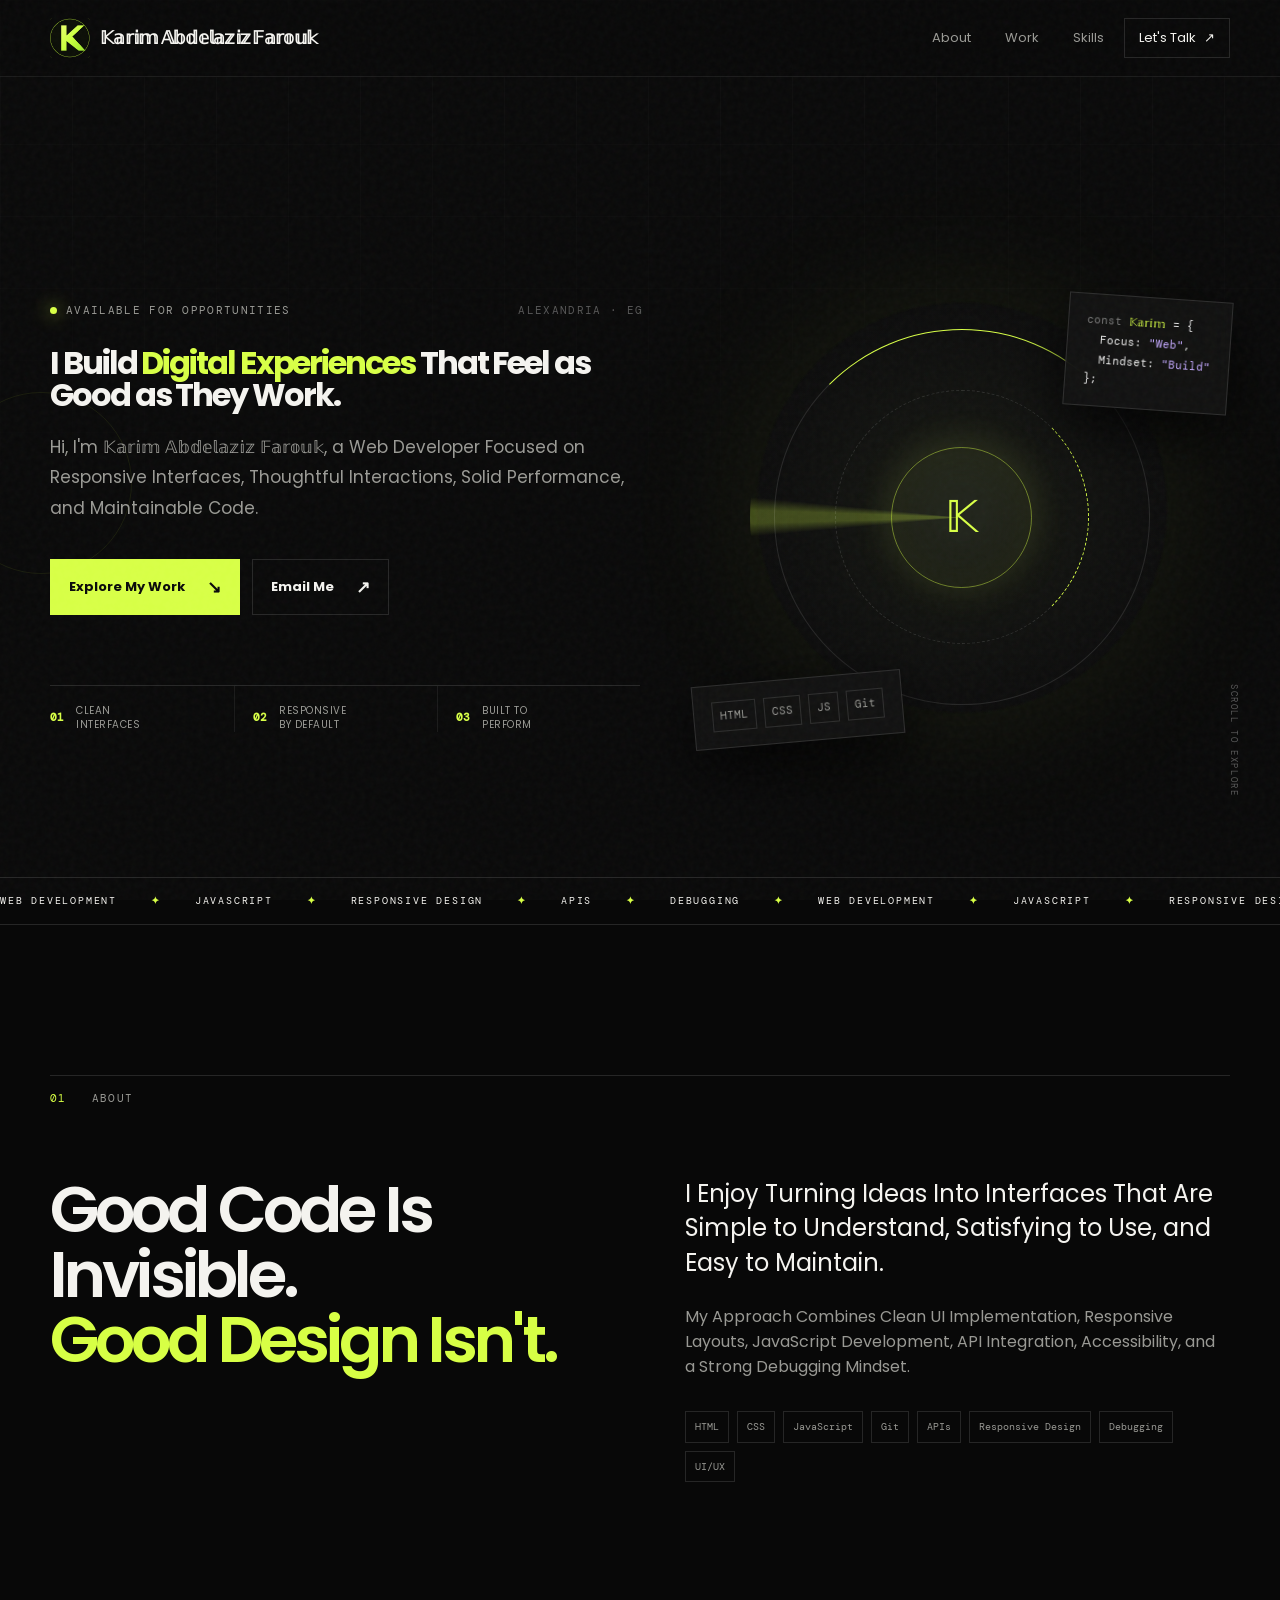
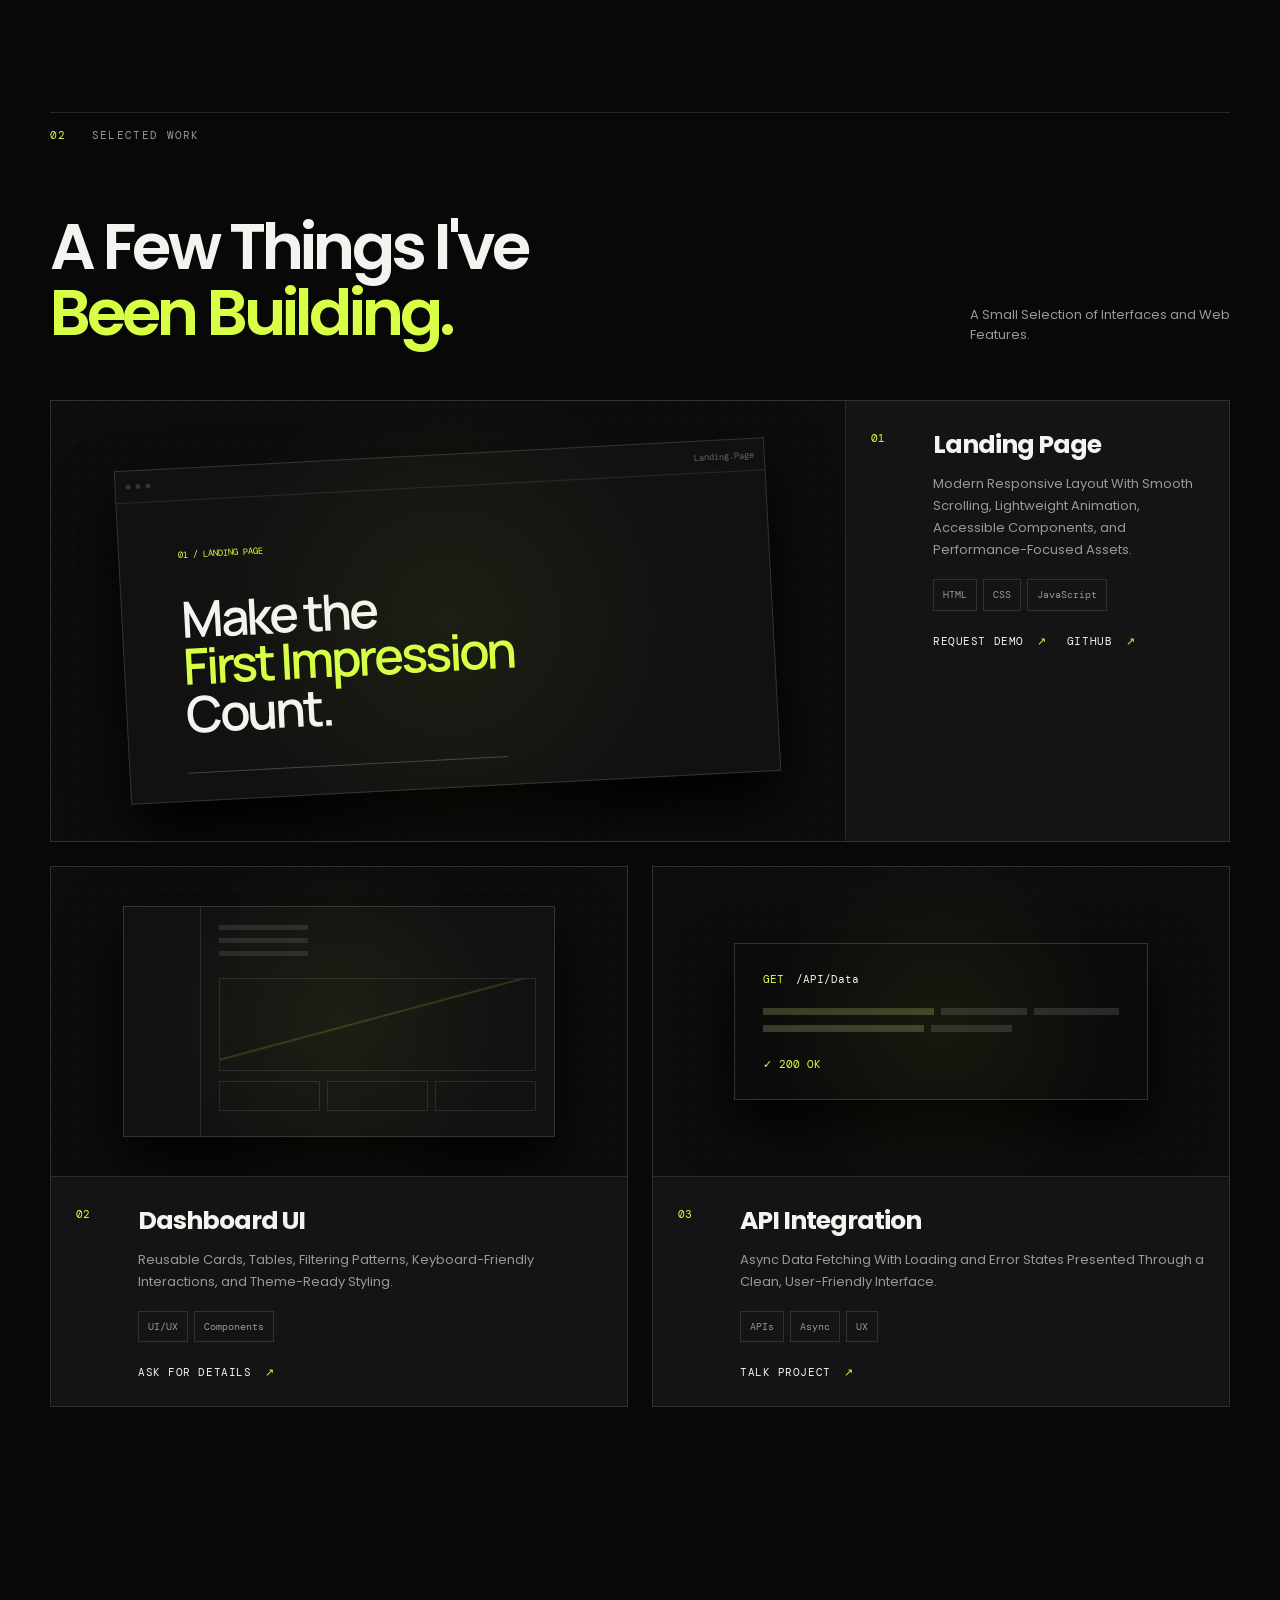
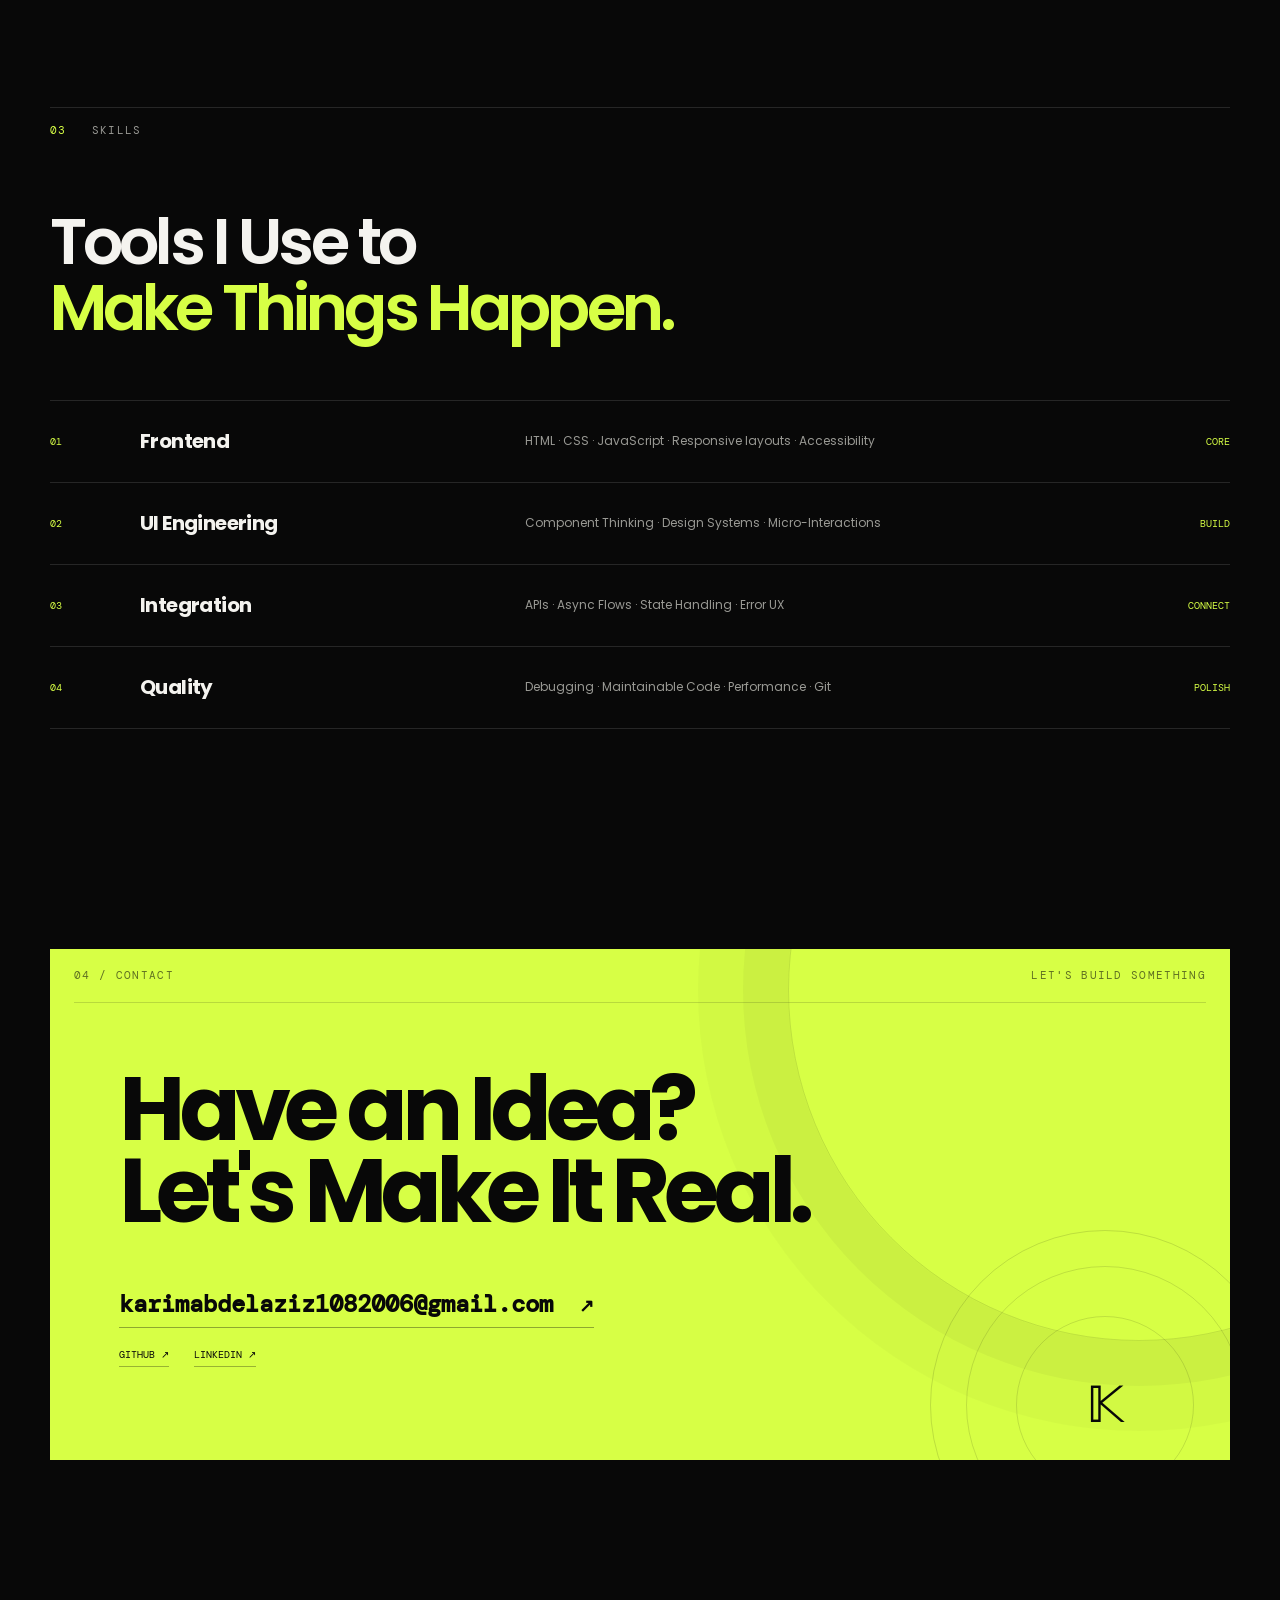
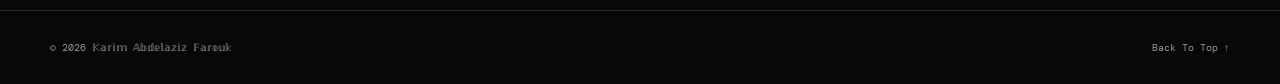
<file: index.html>
<!-- © 𝕂𝕒𝕣𝕚𝕞 𝔸𝕓𝕕𝕖𝕝𝕒𝕫𝕚𝕫 𝔽𝕒𝕣𝕠𝕦𝕜 -->

<!doctype html>
<html lang="en">

<head>
  <meta charset="UTF-8">
  <meta name="viewport" content="width=device-width, initial-scale=1.0">
  <meta name="theme-color" content="#080808">
  <meta name="description"
    content="Portfolio of Karim Abdelaziz Farouk — Web Developer focused on clean interfaces, performance, and maintainable code.">
  <title>Karim Abdelaziz — Web Developer</title>
  <link rel="preconnect" href="https://fonts.googleapis.com">
  <link rel="preconnect" href="https://fonts.gstatic.com" crossorigin>
  <link rel="preconnect" href="https://fonts.googleapis.com">
  <link rel="preconnect" href="https://fonts.gstatic.com" crossorigin>
  <link href="https://fonts.googleapis.com/css2?family=Poppins:wght@300;400;500;600;700&display=swap" rel="stylesheet">
  <link
    href="https://fonts.googleapis.com/css2?family=DM+Mono:wght@400;500&family=Manrope:wght@400;500;600;700;800&display=swap"
    rel="stylesheet">
  <link rel="stylesheet" href="css/style.css">
  <link rel="stylesheet" href="css/normalize.css">
  <link rel="icon" href="images/Logo.png" sizes="any">
  <link rel="icon" type="image/png" sizes="192x192" href="images/Logo.png">
  <link rel="apple-touch-icon" href="images/Logo.png">
  <script src="js/script.js" defer></script>
</head>

<body>
  <div class="cursor-glow" aria-hidden="true"></div>
  <div class="noise" aria-hidden="true"></div>

  <a class="skip-link" href="#main">Skip to Content</a>

  <header class="header">
    <div class="container header__inner">
      <a class="brand" href="#top" aria-label="Karim Abdelaziz home">
        <img src="images/Logo.png" alt="Logo" width="40" height="40">
        <span>𝕂𝕒𝕣𝕚𝕞 𝔸𝕓𝕕𝕖𝕝𝕒𝕫𝕚𝕫 𝔽𝕒𝕣𝕠𝕦𝕜</span>
      </a>

      <nav class="nav" aria-label="Primary navigation">
        <button class="nav__toggle" type="button" aria-expanded="false" aria-controls="navMenu">
          <span></span><span></span>
        </button>
        <ul class="nav__menu" id="navMenu">
          <li><a href="#about">About</a></li>
          <li><a href="#projects">Work</a></li>
          <li><a href="#skills">Skills</a></li>
          <li><a class="nav__cta" href="#contact">Let's Talk <span>↗</span></a></li>
        </ul>
      </nav>
    </div>
  </header>

  <main id="main">
    <section class="hero" id="top">
      <div class="container hero__grid">
        <div class="hero__copy reveal">
          <div class="eyebrow"><span class="status-dot"></span> Available For Opportunities <span
              style="margin-left:auto;color:#555">ALEXANDRIA · EG</span></div>
          <h1>I Build <em>Digital Experiences</em> That Feel as Good as They Work.</h1>
          <p class="hero__lead">
            Hi, I'm 𝕂𝕒𝕣𝕚𝕞 𝔸𝕓𝕕𝕖𝕝𝕒𝕫𝕚𝕫 𝔽𝕒𝕣𝕠𝕦𝕜, a Web Developer Focused on Responsive Interfaces,
            Thoughtful Interactions, Solid Performance, and Maintainable Code.
          </p>

          <div class="hero__actions">
            <a class="button button--solid" href="#projects">Explore My Work <span>↘</span></a>
            <a class="button button--line" href="mailto:kimolking9055888@gmail.com">Email Me <span>↗</span></a>
          </div>

          <div class="hero__facts">
            <div><strong>01</strong><span>Clean<br>Interfaces</span></div>
            <div><strong>02</strong><span>Responsive<br>By Default</span></div>
            <div><strong>03</strong><span>Built to<br>Perform</span></div>
          </div>
        </div>

        <div class="hero__visual reveal reveal--delay" aria-hidden="true">
          <div class="orb">
            <div class="orb__core"><span>𝕂</span></div>
            <div class="orb__ring orb__ring--one"></div>
            <div class="orb__ring orb__ring--two"></div>
          </div>

          <div class="code-card code-card--top">
            <span class="code-muted">const</span> <span class="code-accent">𝕂𝕒𝕣𝕚𝕞</span> = {<br>
            &nbsp;&nbsp;Focus: <span class="code-string">"Web"</span>,<br>
            &nbsp;&nbsp;Mindset: <span class="code-string">"Build"</span><br>
            };
          </div>
          <div class="code-card code-card--bottom">
            <span>HTML</span><span>CSS</span><span>JS</span><span>Git</span>
          </div>
        </div>
      </div>

      <div class="ticker" aria-label="Technologies">
        <div class="ticker__track">
          <span>WEB DEVELOPMENT</span><b>✦</b><span>JAVASCRIPT</span><b>✦</b><span>RESPONSIVE DESIGN</span><b>✦</b>
          <span>APIS</span><b>✦</b><span>DEBUGGING</span><b>✦</b><span>WEB DEVELOPMENT</span><b>✦</b>
          <span>JAVASCRIPT</span><b>✦</b><span>RESPONSIVE DESIGN</span><b>✦</b><span>APIS</span><b>✦</b>
        </div>
      </div>
    </section>

    <section class="section" id="about">
      <div class="container">
        <div class="section-label reveal"><span>01</span><span>About</span></div>
        <div class="about-grid">
          <div class="about-intro reveal">
            <h2>Good Code Is Invisible.<br><em>Good Design Isn't.</em></h2>
          </div>
          <div class="about-copy reveal reveal--delay">
            <p class="large">
              I Enjoy Turning Ideas Into Interfaces That Are Simple to Understand,
              Satisfying to Use, and Easy to Maintain.
            </p>
            <p class="muted">
              My Approach Combines Clean UI Implementation, Responsive Layouts,
              JavaScript Development, API Integration, Accessibility, and a
              Strong Debugging Mindset.
            </p>
            <div class="tag-list">
              <span>HTML</span><span>CSS</span><span>JavaScript</span><span>Git</span>
              <span>APIs</span><span>Responsive Design</span><span>Debugging</span><span>UI/UX</span>
            </div>
          </div>
        </div>
      </div>
    </section>

    <section class="section section--work" id="projects">
      <div class="container">
        <div class="section-label reveal"><span>02</span><span>Selected Work</span></div>
        <div class="work-heading reveal">
          <h2>A Few Things I've<br><em>Been Building.</em></h2>
          <p class="muted">A Small Selection of Interfaces and Web Features.</p>
        </div>

        <div class="projects">
          <article class="project project--featured reveal">
            <div class="project__visual project__visual--landing">
              <div class="mock-browser">
                <div class="mock-top"><i></i><i></i><i></i><span>Landing.Page</span></div>
                <div class="mock-body">
                  <small>01 / LANDING PAGE</small>
                  <strong>Make the<br><em>First Impression</em><br>Count.</strong>
                  <div class="mock-line"></div>
                </div>
              </div>
            </div>
            <div class="project__info">
              <div class="project__number">01</div>
              <div>
                <h3>Landing Page</h3>
                <p>Modern Responsive Layout With Smooth Scrolling, Lightweight Animation, Accessible Components, and
                  Performance-Focused Assets.</p>
                <div class="project__tags"><span>HTML</span><span>CSS</span><span>JavaScript</span></div>
                <div class="project__actions">
                  <a href="#contact" class="text-link">Request Demo <span>↗</span></a>
                  <a href="https://github.com/Karim-Abdelaziz95" target="_blank" rel="noopener" class="text-link">GitHub
                    <span>↗</span></a>
                </div>
              </div>
            </div>
          </article>

          <article class="project reveal">
            <div class="project__visual project__visual--dashboard">
              <div class="dashboard">
                <div class="dash-side"></div>
                <div class="dash-content"><i></i><i></i><i></i>
                  <div class="dash-chart"></div>
                  <div class="dash-cards"><b></b><b></b><b></b></div>
                </div>
              </div>
            </div>
            <div class="project__info">
              <div class="project__number">02</div>
              <div>
                <h3>Dashboard UI</h3>
                <p>Reusable Cards, Tables, Filtering Patterns, Keyboard-Friendly Interactions, and Theme-Ready Styling.
                </p>
                <div class="project__tags"><span>UI/UX</span><span>Components</span></div>
                <div class="project__actions"><a href="#contact" class="text-link">Ask For Details <span>↗</span></a>
                </div>
              </div>
            </div>
          </article>

          <article class="project reveal">
            <div class="project__visual project__visual--api">
              <div class="api-window">
                <span class="api-method">GET</span><span>/API/Data</span>
                <div class="api-row"><i></i><i></i><i></i></div>
                <div class="api-row api-row--short"><i></i><i></i></div>
                <div class="api-check">✓ 200 OK</div>
              </div>
            </div>
            <div class="project__info">
              <div class="project__number">03</div>
              <div>
                <h3>API Integration</h3>
                <p>Async Data Fetching With Loading and Error States Presented Through a Clean, User-Friendly Interface.
                </p>
                <div class="project__tags"><span>APIs</span><span>Async</span><span>UX</span></div>
                <div class="project__actions"><a href="#contact" class="text-link">Talk Project <span>↗</span></a></div>
              </div>
            </div>
          </article>
        </div>
      </div>
    </section>

    <section class="section" id="skills">
      <div class="container">
        <div class="section-label reveal"><span>03</span><span>Skills</span></div>
        <div class="skills-heading reveal">
          <h2>Tools I Use to<br><em>Make Things Happen.</em></h2>
        </div>

        <div class="skills-list">
          <div class="skill-row reveal"><span class="skill-index">01</span>
            <h3>Frontend</h3>
            <p>HTML · CSS · JavaScript · Responsive layouts · Accessibility</p><strong>CORE</strong>
          </div>
          <div class="skill-row reveal"><span class="skill-index">02</span>
            <h3>UI Engineering</h3>
            <p>Component Thinking · Design Systems · Micro-Interactions</p><strong>BUILD</strong>
          </div>
          <div class="skill-row reveal"><span class="skill-index">03</span>
            <h3>Integration</h3>
            <p>APIs · Async Flows · State Handling · Error UX</p><strong>CONNECT</strong>
          </div>
          <div class="skill-row reveal"><span class="skill-index">04</span>
            <h3>Quality</h3>
            <p>Debugging · Maintainable Code · Performance · Git</p><strong>POLISH</strong>
          </div>
        </div>
      </div>
    </section>

    <section class="section contact-section" id="contact">
      <div class="container">
        <div class="contact-card reveal">
          <div class="contact-card__top"><span>04 / CONTACT</span><span>LET'S BUILD SOMETHING</span></div>
          <div class="contact-card__body">
            <h2>Have an Idea?<br><em>Let's Make It Real.</em></h2>
            <a class="contact-email" href="mailto:karimabdelaziz1082006@gmail.com">karimabdelaziz1082006@gmail.com
              <span>↗</span></a>
            <div class="contact-links">
              <a href="https://github.com/Karim-Abdelaziz95" target="_blank" rel="noopener">GitHub <span>↗</span></a>
              <a href="https://www.linkedin.com/in/karim-abdelaziz-4b9784421" target="_blank" rel="noopener">LinkedIn
                <span>↗</span></a>
            </div>
          </div>
          <div class="contact-orbit" aria-hidden="true"><span>𝕂</span></div>
        </div>
      </div>
    </section>
  </main>

  <footer class="footer">
    <div class="container footer__inner">
      <span>© <span id="year"></span> 𝕂𝕒𝕣𝕚𝕞 𝔸𝕓𝕕𝕖𝕝𝕒𝕫𝕚𝕫 𝔽𝕒𝕣𝕠𝕦𝕜</span>
      <a href="#top">Back To Top ↑</a>
    </div>
  </footer>

</body>

</html>
</file>
<file: css/style.css>
:root {
  --bg: #080808;
  --bg-soft: #101010;
  --surface: #141414;
  --line: rgba(255, 255, 255, 0.12);
  --line-soft: rgba(255, 255, 255, 0.07);
  --text: #f4f3ef;
  --muted: #999994;
  --accent: #d7ff45;
  --accent-dark: #a9cc25;
  --mono: "DM Mono", monospace;
  --sans: "Manrope", system-ui, sans-serif;
  --container: 1180px;
}
* {
  box-sizing: border-box;
}
html {
  scroll-behavior: smooth;
}
body {
  margin: 0;
  background: var(--bg);
  color: var(--text);
  font-family: var(--sans);
  line-height: 1.55;
  overflow-x: hidden;
  font-family: 'Poppins', sans-serif;
}
body:before {
  content: "";
  position: fixed;
  inset: 0;
  pointer-events: none;
  background-image:
    linear-gradient(var(--line-soft) 1px, transparent 1px),
    linear-gradient(90deg, var(--line-soft) 1px, transparent 1px);
  background-size: 72px 72px;
  mask-image: linear-gradient(to bottom, black, transparent 75%);
  opacity: 0.35;
}
a {
  color: inherit;
  text-decoration: none;
}
button {
  font: inherit;
}
.container {
  width: min(var(--container), calc(100% - 48px));
  margin: auto;
}
.noise {
  position: fixed;
  inset: 0;
  pointer-events: none;
  z-index: 100;
  background-image: url("data:image/svg+xml,%3Csvg viewBox='0 0 180 180' xmlns='http://www.w3.org/2000/svg'%3E%3Cfilter id='n'%3E%3CfeTurbulence type='fractalNoise' baseFrequency='.9' numOctaves='4' stitchTiles='stitch'/%3E%3C/filter%3E%3Crect width='100%25' height='100%25' filter='url(%23n)' opacity='.035'/%3E%3C/svg%3E");
  mix-blend-mode: screen;
}
.cursor-glow {
  position: fixed;
  width: 420px;
  height: 420px;
  border-radius: 50%;
  pointer-events: none;
  z-index: 0;
  background: radial-gradient(
    circle,
    rgba(215, 255, 69, 0.07),
    transparent 65%
  );
  transform: translate(-50%, -50%);
  opacity: 0;
  transition: opacity 0.25s;
}
.skip-link {
  position: absolute;
  left: -999px;
}
.skip-link:focus {
  left: 20px;
  top: 20px;
  z-index: 999;
  padding: 10px 14px;
  background: var(--accent);
  color: #080808;
  border-radius: 4px;
}
.header {
  position: sticky;
  top: 0;
  z-index: 50;
  background: rgba(8, 8, 8, 0.78);
  backdrop-filter: blur(18px);
  border-bottom: 1px solid var(--line-soft);
}
.header__inner {
  height: 76px;
  display: flex;
  align-items: center;
  justify-content: space-between;
}
.brand {
  display: flex;
  align-items: center;
  gap: 10px;
  font-weight: 800;
  font-size: 18px;
  letter-spacing: -0.04em;
}
.brand__symbol {
  display: grid;
  place-items: center;
  width: 34px;
  height: 34px;
  border: 1px solid var(--line);
  font-family: var(--mono);
  font-size: 14px;
}
.brand__dot {
  color: var(--accent);
}
.nav__menu {
  display: flex;
  align-items: center;
  gap: 6px;
  list-style: none;
  margin: 0;
  padding: 0;
}
.nav__menu a {
  display: flex;
  gap: 8px;
  padding: 10px 14px;
  color: var(--muted);
  font-size: 13px;
  transition: 0.2s;
}
.nav__menu a:hover {
  color: var(--text);
}
.nav__menu .nav__cta {
  border: 1px solid var(--line);
  color: var(--text);
  padding: 9px 14px;
}
.nav__cta:hover {
  background: var(--accent);
  border-color: var(--accent);
  color: #080808;
}
.nav__toggle {
  display: none;
  background: none;
  border: 0;
}
.hero {
  position: relative;
  min-height: calc(100vh - 76px);
  display: flex;
  flex-direction: column;
  justify-content: center;
  padding: 100px 0 0;
}
.hero__grid {
  display: grid;
  grid-template-columns: 1.05fr 0.95fr;
  align-items: center;
  gap: 50px;
  min-height: 680px;
}
.eyebrow,
.section-label,
.contact-card__top {
  font-family: var(--mono);
  text-transform: uppercase;
  letter-spacing: 0.12em;
  font-size: 11px;
  color: var(--muted);
}
.eyebrow {
  display: flex;
  align-items: center;
  gap: 9px;
  margin-bottom: 28px;
}
.status-dot {
  width: 7px;
  height: 7px;
  border-radius: 50%;
  background: var(--accent);
  box-shadow: 0 0 18px var(--accent);
}
h1,
h2,
h3,
p {
  margin-top: 0;
}
h1 {
  font-size: clamp(48px, 6vw, 88px);
  line-height: 0.99;
  letter-spacing: -0.065em;
  max-width: 850px;
  margin-bottom: 30px;
  font-weight: 700;
}
em {
  font-style: normal;
  color: var(--accent);
}
.hero__lead {
  max-width: 600px;
  color: var(--muted);
  font-size: 17px;
  line-height: 1.8;
  margin-bottom: 35px;
}
.hero__actions {
  display: flex;
  gap: 12px;
  flex-wrap: wrap;
}
.button {
  display: inline-flex;
  align-items: center;
  gap: 22px;
  padding: 14px 18px;
  border: 1px solid var(--line);
  font-size: 13px;
  font-weight: 700;
  transition: 0.25s;
}
.button span {
  font-size: 17px;
}
.button--solid {
  background: var(--accent);
  border-color: var(--accent);
  color: #080808;
}
.button--solid:hover {
  transform: translateY(-3px);
  box-shadow: 0 12px 35px rgba(215, 255, 69, 0.15);
}
.button--line:hover {
  border-color: rgba(215, 255, 69, 0.5);
  color: var(--accent);
}
.hero__facts {
  display: flex;
  gap: 0;
  margin-top: 70px;
  border-top: 1px solid var(--line);
  max-width: 590px;
}
.hero__facts div {
  display: flex;
  align-items: center;
  gap: 12px;
  flex: 1;
  padding: 18px 18px 0 0;
  border-right: 1px solid var(--line-soft);
  margin-right: 18px;
}
.hero__facts div:last-child {
  border: 0;
  margin: 0;
}
.hero__facts strong {
  font-family: var(--mono);
  font-size: 11px;
  color: var(--accent);
}
.hero__facts span {
  font-size: 10px;
  text-transform: uppercase;
  line-height: 1.4;
  color: var(--muted);
  letter-spacing: 0.05em;
}
.hero__visual {
  height: 610px;
  position: relative;
  display: grid;
  place-items: center;
}
.orb {
  width: min(470px, 80vw);
  aspect-ratio: 1;
  border-radius: 50%;
  position: relative;
  background: radial-gradient(
    circle at 50% 48%,
    #20231a 0 8%,
    #11120f 28%,
    #0b0b0b 60%,
    transparent 61%
  );
  filter: drop-shadow(0 0 70px rgba(215, 255, 69, 0.07));
}
.orb__core {
  position: absolute;
  inset: 35%;
  display: grid;
  place-items: center;
  border: 1px solid rgba(215, 255, 69, 0.45);
  border-radius: 50%;
  box-shadow:
    inset 0 0 50px rgba(215, 255, 69, 0.08),
    0 0 45px rgba(215, 255, 69, 0.1);
  font-family: var(--mono);
  font-size: 44px;
  color: var(--accent);
}
.orb__ring {
  position: absolute;
  border-radius: 50%;
  inset: 10%;
  border: 1px solid rgba(255, 255, 255, 0.11);
  border-top-color: var(--accent);
  animation: spin 12s linear infinite;
}
.orb__ring--two {
  inset: 23%;
  border: 1px dashed rgba(255, 255, 255, 0.12);
  border-right-color: var(--accent);
  animation-duration: 18s;
  animation-direction: reverse;
}
.code-card {
  position: absolute;
  background: rgba(16, 16, 16, 0.88);
  border: 1px solid var(--line);
  box-shadow: 0 20px 60px #000;
  padding: 16px 18px;
  font-family: var(--mono);
  font-size: 11px;
  color: #eee;
  line-height: 1.8;
  backdrop-filter: blur(12px);
}
.code-card--top {
  top: 85px;
  right: 0;
  transform: rotate(4deg);
}
.code-card--bottom {
  bottom: 80px;
  left: 0;
  display: flex;
  gap: 8px;
  transform: rotate(-5deg);
}
.code-card--bottom span {
  padding: 4px 7px;
  border: 1px solid var(--line);
  color: var(--muted);
}
.code-accent {
  color: var(--accent);
}
.code-muted {
  color: #777;
}
.code-string {
  color: #c4a9ff;
}
.ticker {
  overflow: hidden;
  border-top: 1px solid var(--line);
  border-bottom: 1px solid var(--line);
  margin-top: 20px;
  white-space: nowrap;
}
.ticker__track {
  display: inline-flex;
  align-items: center;
  gap: 34px;
  padding: 15px 0;
  min-width: max-content;
  animation: ticker 25s linear infinite;
  font-family: var(--mono);
  font-size: 10px;
  letter-spacing: 0.18em;
}
.ticker b {
  color: var(--accent);
}
.section {
  padding: 150px 0;
}
.section-label {
  display: flex;
  gap: 25px;
  border-top: 1px solid var(--line);
  padding-top: 14px;
  margin-bottom: 70px;
}
.section-label span:first-child {
  color: var(--accent);
}
.about-grid {
  display: grid;
  grid-template-columns: 1fr 1fr;
  gap: 90px;
}
.about-intro h2,
.work-heading h2,
.skills-heading h2 {
  font-size: clamp(40px, 5vw, 70px);
  line-height: 1.02;
  letter-spacing: -0.06em;
  font-weight: 600;
}
.about-copy {
  max-width: 530px;
}
.large {
  font-size: 24px;
  line-height: 1.45;
}
.muted {
  color: var(--muted);
}
.tag-list {
  display: flex;
  flex-wrap: wrap;
  gap: 8px;
  margin-top: 32px;
}
.tag-list span,
.project__tags span {
  font-family: var(--mono);
  font-size: 10px;
  color: var(--muted);
  border: 1px solid var(--line);
  padding: 7px 9px;
}
.section--work {
  padding-top: 80px;
}
.work-heading {
  display: flex;
  justify-content: space-between;
  align-items: end;
  margin-bottom: 55px;
}
.work-heading h2 {
  margin: 0;
}
.work-heading p {
  max-width: 260px;
  margin: 0;
  font-size: 13px;
}
.projects {
  display: grid;
  grid-template-columns: 1fr 1fr;
  gap: 24px;
}
.project {
  border: 1px solid var(--line);
  background: var(--surface);
  transition: 0.3s;
  overflow: hidden;
}
.project:hover {
  transform: translateY(-7px);
  border-color: rgba(215, 255, 69, 0.3);
}
.project--featured {
  grid-column: 1/-1;
  display: grid;
  grid-template-columns: 1.35fr 0.65fr;
}
.project__visual {
  min-height: 310px;
  position: relative;
  overflow: hidden;
  background: #0d0d0d;
  border-bottom: 1px solid var(--line);
}
.project--featured .project__visual {
  min-height: 440px;
  border-bottom: 0;
  border-right: 1px solid var(--line);
}
.project__visual:after {
  content: "";
  position: absolute;
  inset: 0;
  background: radial-gradient(
    circle at 50% 50%,
    rgba(215, 255, 69, 0.06),
    transparent 55%
  );
  pointer-events: none;
}
.mock-browser {
  position: absolute;
  left: 9%;
  right: 9%;
  top: 12%;
  bottom: 12%;
  border: 1px solid #333;
  background: #111;
  box-shadow: 0 30px 60px #000;
  transform: rotate(-3deg);
  transition: 0.5s;
}
.project:hover .mock-browser {
  transform: rotate(0) scale(1.02);
}
.mock-top {
  height: 32px;
  border-bottom: 1px solid #292929;
  display: flex;
  align-items: center;
  gap: 5px;
  padding: 0 10px;
  font: 9px var(--mono);
  color: #666;
}
.mock-top i {
  width: 5px;
  height: 5px;
  border-radius: 50%;
  background: #333;
}
.mock-top span {
  margin-left: auto;
}
.mock-body {
  padding: 40px 9%;
  font-family: var(--mono);
}
.mock-body small {
  color: var(--accent);
  font-size: 9px;
}
.mock-body strong {
  display: block;
  font: 600 clamp(25px, 4vw, 50px)/0.95 var(--sans);
  letter-spacing: -0.06em;
  margin-top: 30px;
}
.mock-line {
  width: 60%;
  height: 1px;
  background: #444;
  margin-top: 35px;
}
.project__visual--dashboard {
  display: grid;
  place-items: center;
}
.dashboard {
  width: 75%;
  height: 75%;
  border: 1px solid #333;
  background: #111;
  display: flex;
  box-shadow: 0 25px 55px #000;
}
.dash-side {
  width: 18%;
  border-right: 1px solid #292929;
}
.dash-content {
  padding: 18px;
  width: 82%;
}
.dash-content > i {
  display: block;
  width: 28%;
  height: 5px;
  background: #292929;
  margin-bottom: 8px;
}
.dash-chart {
  height: 48%;
  margin-top: 22px;
  border: 1px solid #292929;
  background: linear-gradient(
    165deg,
    transparent 45%,
    rgba(215, 255, 69, 0.18) 46%,
    transparent 47%
  );
}
.dash-cards {
  display: flex;
  gap: 7px;
  margin-top: 10px;
}
.dash-cards b {
  height: 30px;
  flex: 1;
  border: 1px solid #292929;
}
.project__visual--api {
  display: grid;
  place-items: center;
}
.api-window {
  width: 72%;
  padding: 28px;
  border: 1px solid #333;
  background: #0b0b0b;
  font: 11px var(--mono);
  box-shadow: 0 25px 55px #000;
}
.api-method {
  color: var(--accent);
  margin-right: 12px;
}
.api-row {
  display: flex;
  gap: 7px;
  margin-top: 22px;
}
.api-row i {
  height: 7px;
  flex: 1;
  background: #292929;
}
.api-row i:first-child {
  flex: 2;
  background: #383d27;
}
.api-row--short {
  width: 70%;
  margin-top: 10px;
}
.api-check {
  margin-top: 25px;
  color: var(--accent);
}
.project__info {
  padding: 25px;
  display: grid;
  grid-template-columns: 42px 1fr;
  gap: 20px;
}
.project__number {
  font: 11px var(--mono);
  color: var(--accent);
  padding-top: 5px;
}
.project h3 {
  font-size: 25px;
  letter-spacing: -0.04em;
  margin-bottom: 8px;
}
.project p {
  font-size: 13px;
  line-height: 1.7;
  color: var(--muted);
  margin-bottom: 18px;
}
.project__tags {
  display: flex;
  flex-wrap: wrap;
  gap: 6px;
}
.project__actions {
  display: flex;
  gap: 20px;
  margin-top: 22px;
}
.text-link {
  font-size: 11px;
  font-family: var(--mono);
  text-transform: uppercase;
  letter-spacing: 0.05em;
}
.text-link span {
  color: var(--accent);
  margin-left: 6px;
}
.text-link:hover {
  color: var(--accent);
}
.skills-heading {
  margin-bottom: 60px;
}
.skills-list {
  border-top: 1px solid var(--line);
}
.skill-row {
  display: grid;
  grid-template-columns: 70px 1fr 1.6fr 100px;
  align-items: center;
  gap: 20px;
  padding: 25px 0;
  border-bottom: 1px solid var(--line);
  transition: 0.25s;
}
.skill-row:hover {
  padding-left: 12px;
  background: linear-gradient(90deg, rgba(215, 255, 69, 0.04), transparent);
}
.skill-index,
.skill-row > strong {
  font: 10px var(--mono);
  color: var(--accent);
}
.skill-row h3 {
  margin: 0;
  font-size: 20px;
  letter-spacing: -0.03em;
}
.skill-row p {
  margin: 0;
  color: var(--muted);
  font-size: 12px;
}
.skill-row > strong {
  text-align: right;
}
.contact-section {
  padding-top: 70px;
}
.contact-card {
  position: relative;
  overflow: hidden;
  background: var(--accent);
  color: #080808;
  padding: 18px 24px 28px;
  min-height: 470px;
}
.contact-card__top {
  display: flex;
  justify-content: space-between;
  color: rgba(8, 8, 8, 0.58);
  padding-bottom: 18px;
  border-bottom: 1px solid rgba(8, 8, 8, 0.15);
}
.contact-card__body {
  position: relative;
  z-index: 2;
  padding: 65px 4%;
}
.contact-card h2 {
  font-size: clamp(48px, 7vw, 92px);
  line-height: 0.92;
  letter-spacing: -0.07em;
  margin-bottom: 55px;
}
.contact-card em {
  color: #080808;
}
.contact-email {
  font: 600 clamp(17px, 2vw, 24px) var(--mono);
  border-bottom: 1px solid rgba(8, 8, 8, 0.35);
  padding-bottom: 8px;
}
.contact-email span {
  font-size: 18px;
  margin-left: 12px;
}
.contact-links {
  display: flex;
  gap: 25px;
  margin-top: 28px;
}
.contact-links a {
  font: 10px var(--mono);
  text-transform: uppercase;
  border-bottom: 1px solid rgba(8, 8, 8, 0.3);
  padding-bottom: 5px;
}
.contact-orbit {
  position: absolute;
  width: 350px;
  height: 350px;
  border: 1px solid rgba(8, 8, 8, 0.13);
  border-radius: 50%;
  right: -50px;
  bottom: -120px;
  display: grid;
  place-items: center;
  font: 50px var(--mono);
}
.contact-orbit:before,
.contact-orbit:after {
  content: "";
  position: absolute;
  border: 1px solid rgba(8, 8, 8, 0.12);
  border-radius: 50%;
}
.contact-orbit:before {
  inset: 35px;
}
.contact-orbit:after {
  inset: 85px;
}
.footer {
  padding: 30px 0;
  border-top: 1px solid var(--line);
  font: 10px var(--mono);
  color: var(--muted);
}
.footer__inner {
  display: flex;
  justify-content: space-between;
  gap: 20px;
}
.footer a:hover {
  color: var(--accent);
}
.reveal {
  opacity: 0;
  transform: translateY(25px);
  transition:
    opacity 0.7s ease,
    transform 0.7s ease;
}
.reveal.is-visible {
  opacity: 1;
  transform: none;
}
.reveal--delay {
  transition-delay: 0.15s;
}
@keyframes spin {
  to {
    transform: rotate(360deg);
  }
}
@keyframes ticker {
  to {
    transform: translateX(-50%);
  }
}
@media (max-width: 850px) {
  .container {
    width: min(var(--container), calc(100% - 32px));
  }
  .nav__toggle {
    display: flex;
    flex-direction: column;
    gap: 5px;
    padding: 10px;
  }
  .nav__toggle span {
    display: block;
    width: 22px;
    height: 1px;
    background: var(--text);
  }
  .nav__menu {
    position: absolute;
    top: 76px;
    left: 0;
    right: 0;
    background: #0b0b0b;
    border-bottom: 1px solid var(--line);
    display: none;
    flex-direction: column;
    align-items: stretch;
    padding: 12px 16px;
  }
  .nav__menu.is-open {
    display: flex;
  }
  .nav__menu a {
    padding: 14px;
  }
  .hero {
    padding-top: 45px;
  }
  .hero__grid {
    grid-template-columns: 1fr;
    min-height: auto;
  }
  .hero__visual {
    height: 390px;
    order: -1;
  }
  .orb {
    width: 330px;
  }
  .code-card--top {
    top: 25px;
  }
  .code-card--bottom {
    bottom: 25px;
  }
  .hero__facts {
    margin-top: 45px;
  }
  h1 {
    font-size: clamp(45px, 12vw, 70px);
  }
  .section {
    padding: 100px 0;
  }
  .about-grid {
    grid-template-columns: 1fr;
    gap: 35px;
  }
  .work-heading {
    display: block;
  }
  .work-heading p {
    margin-top: 20px;
  }
  .projects {
    grid-template-columns: 1fr;
  }
  .project--featured {
    grid-column: auto;
    display: block;
  }
  .project--featured .project__visual {
    border-right: 0;
    border-bottom: 1px solid var(--line);
    min-height: 330px;
  }
  .skill-row {
    grid-template-columns: 40px 1fr;
  }
  .skill-row p {
    grid-column: 2;
  }
  .skill-row > strong {
    display: none;
  }
  .contact-card {
    min-height: 420px;
  }
  .contact-card__body {
    padding: 50px 2%;
  }
  .contact-orbit {
    width: 260px;
    height: 260px;
    right: -80px;
    bottom: -100px;
  }
  .footer__inner {
    flex-wrap: wrap;
  }
}
@media (prefers-reduced-motion: reduce) {
  html {
    scroll-behavior: auto;
  }
  .reveal {
    opacity: 1;
    transform: none;
    transition: none;
  }
  .ticker__track {
    animation: none;
  }
  .orb__ring {
    animation: none;
  }
  .cursor-glow {
    display: none;
  }
}

/* ===== V2 polish ===== */
::selection {
  background: var(--accent);
  color: #080808;
}
.header__inner {
  position: relative;
}
.header:after {
  content: "";
  position: absolute;
  left: 0;
  right: 0;
  bottom: -1px;
  height: 1px;
  background: linear-gradient(90deg, transparent, var(--accent), transparent);
  transform: scaleX(var(--scroll-progress, 0));
  transform-origin: left;
}
.hero__copy {
  position: relative;
  z-index: 2;
}
.hero__copy:before {
  content: "";
  position: absolute;
  width: 180px;
  height: 180px;
  left: -100px;
  top: 90px;
  border: 1px solid rgba(215, 255, 69, 0.08);
  border-radius: 50%;
  z-index: -1;
}
.hero__visual:before {
  content: "SCROLL TO EXPLORE";
  position: absolute;
  right: -10px;
  bottom: 25px;
  writing-mode: vertical-rl;
  font: 9px var(--mono);
  letter-spacing: 0.18em;
  color: #555;
}
.orb {
  animation: orbFloat 7s ease-in-out infinite;
}
.orb:before {
  content: "";
  position: absolute;
  inset: 5%;
  border-radius: 50%;
  background: conic-gradient(
    from 20deg,
    transparent 0 68%,
    rgba(215, 255, 69, 0.25) 69% 70%,
    transparent 71%
  );
  animation: spin 22s linear infinite;
}
.project {
  position: relative;
}
.project:before {
  content: "";
  position: absolute;
  inset: 0;
  pointer-events: none;
  background: linear-gradient(
    120deg,
    rgba(255, 255, 255, 0.06),
    transparent 30%
  );
  opacity: 0;
  transition: 0.35s;
  z-index: 2;
}
.project:hover:before {
  opacity: 1;
}
.project__visual {
  background-image: radial-gradient(
    circle at 20% 20%,
    rgba(255, 255, 255, 0.04) 1px,
    transparent 1px
  );
  background-size: 18px 18px;
}
.project__info {
  position: relative;
  z-index: 3;
}
.skill-row {
  position: relative;
  overflow: hidden;
}
.skill-row:after {
  content: "";
  position: absolute;
  bottom: 0;
  left: 0;
  width: 0;
  height: 1px;
  background: var(--accent);
  transition: 0.5s;
}
.skill-row:hover:after {
  width: 100%;
}
.contact-card {
  isolation: isolate;
}
.contact-card:before {
  content: "";
  position: absolute;
  width: 700px;
  height: 700px;
  border-radius: 50%;
  right: -260px;
  top: -310px;
  border: 1px solid rgba(8, 8, 8, 0.12);
  box-shadow:
    0 0 0 45px rgba(8, 8, 8, 0.035),
    0 0 0 90px rgba(8, 8, 8, 0.025);
  animation: spin 35s linear infinite;
}
.contact-card__body {
  max-width: 900px;
}
.footer a {
  transition: 0.2s;
}
@keyframes orbFloat {
  0%,
  100% {
    transform: translateY(0);
  }
  50% {
    transform: translateY(-12px);
  }
}
@media (max-width: 850px) {
  .hero__visual:before {
    display: none;
  }
  .hero__copy:before {
    display: none;
  }
  .contact-card:before {
    width: 420px;
    height: 420px;
    right: -230px;
    top: -130px;
  }
}
</file>
